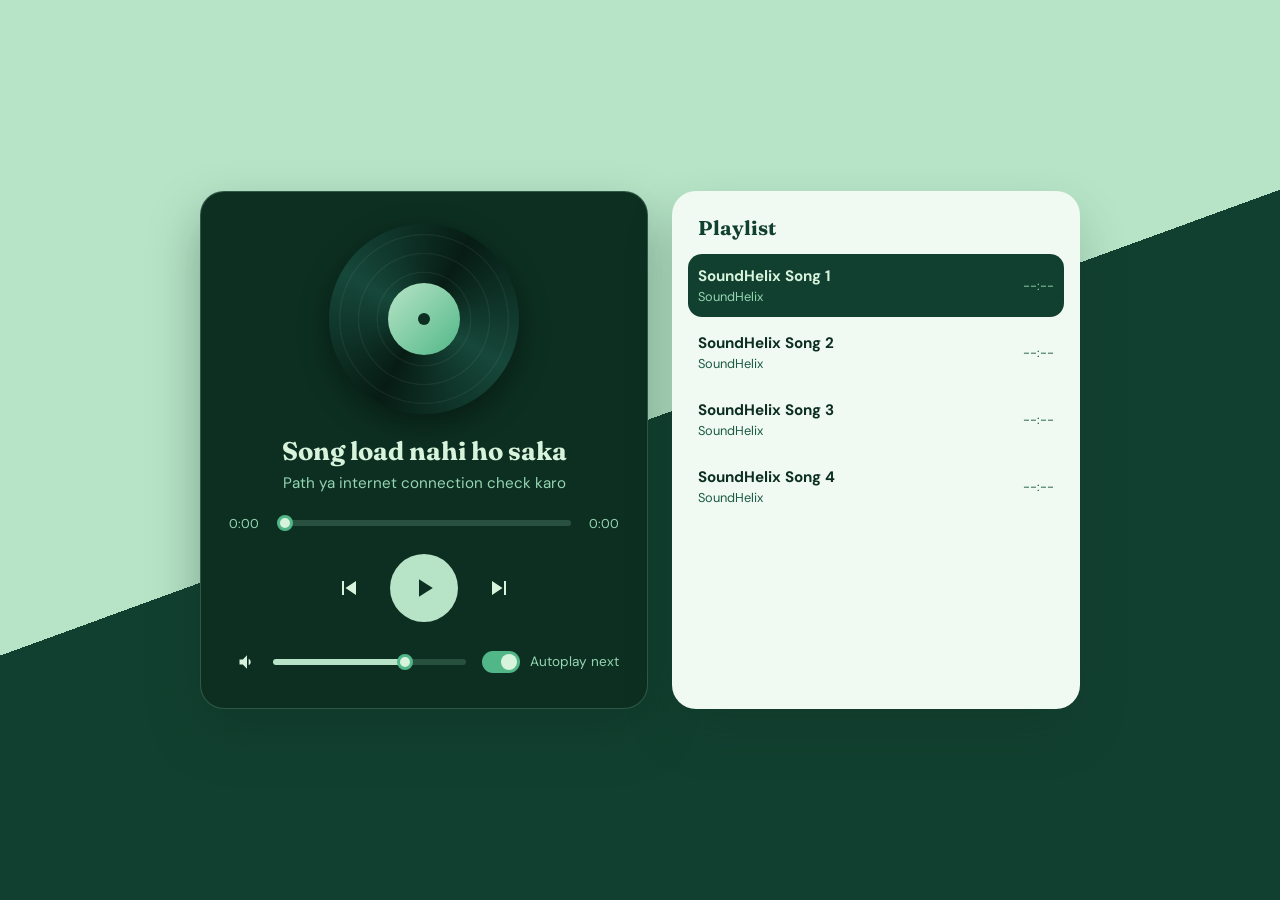
<file: Music Player/index.html>
<!DOCTYPE html>
<html lang="en">
<head>
  <meta charset="UTF-8">
  <meta name="viewport" content="width=device-width, initial-scale=1.0">
  <title>Music Player</title>
  <link rel="preconnect" href="https://fonts.googleapis.com">
  <link rel="preconnect" href="https://fonts.gstatic.com" crossorigin>
  <link href="https://fonts.googleapis.com/css2?family=DM+Sans:wght@400;500;700&family=Fraunces:wght@600;700&display=swap" rel="stylesheet">
  <link rel="stylesheet" href="style.css">
</head>
<body>

  <main class="app">

    <!-- Player -->
    <section class="player" aria-label="Music player">
      <div class="disc" id="disc" aria-hidden="true">
        <div class="disc-label"><span class="disc-hole"></span></div>
      </div>

      <div class="track-info">
        <h1 id="title">Song title</h1>
        <p id="artist">Artist</p>
      </div>

      <div class="progress-row">
        <span id="current-time" class="time">0:00</span>
        <input type="range" id="progress" class="slider" min="0" max="100" step="0.1" value="0" aria-label="Seek">
        <span id="duration" class="time">0:00</span>
      </div>

      <div class="controls">
        <button id="prev" class="btn" aria-label="Previous song">
          <svg viewBox="0 0 24 24"><path d="M6 5h2v14H6zM20 5v14L9.5 12z"/></svg>
        </button>
        <button id="play" class="btn btn-play" aria-label="Play">
          <svg id="icon-play" viewBox="0 0 24 24"><path d="M8 5v14l11-7z"/></svg>
          <svg id="icon-pause" viewBox="0 0 24 24" hidden><path d="M6 5h4v14H6zM14 5h4v14h-4z"/></svg>
        </button>
        <button id="next" class="btn" aria-label="Next song">
          <svg viewBox="0 0 24 24"><path d="M16 5h2v14h-2zM4 5v14l10.5-7z"/></svg>
        </button>
      </div>

      <div class="extras">
        <div class="volume">
          <button id="mute" class="btn btn-small" aria-label="Mute">
            <svg id="icon-volume" viewBox="0 0 24 24"><path d="M3 9v6h4l5 5V4L7 9zM16.5 12a4.5 4.5 0 0 0-2.5-4v8a4.5 4.5 0 0 0 2.5-4z"/></svg>
            <svg id="icon-muted" viewBox="0 0 24 24" hidden><path d="M3 9v6h4l5 5V4L7 9zM16 9.4l1.4-1.4 2.6 2.6L22.6 8 24 9.4 21.4 12l2.6 2.6-1.4 1.4-2.6-2.6-2.6 2.6-1.4-1.4 2.6-2.6z"/></svg>
          </button>
          <input type="range" id="volume" class="slider" min="0" max="1" step="0.01" value="0.7" aria-label="Volume">
        </div>

        <label class="toggle">
          <input type="checkbox" id="autoplay" checked>
          <span class="toggle-track"><span class="toggle-thumb"></span></span>
          <span class="toggle-text">Autoplay next</span>
        </label>
      </div>
    </section>

    <!-- Playlist -->
    <aside class="playlist" aria-label="Playlist">
      <h2>Playlist</h2>
      <ul id="playlist"></ul>
    </aside>

  </main>

  <audio id="audio" preload="metadata"></audio>

  <script src="script.js"></script>
</body>
</html>
</file>
<file: Music Player/style.css>
/* ---------- Colour tokens: light green + dark green ---------- */
:root {
  --dark-900: #0d2f22;
  --dark-800: #124030;
  --dark-700: #1b5a43;
  --mid-500: #52b788;
  --light-300: #95d5b2;
  --light-200: #b7e4c7;
  --light-100: #d8f3dc;
  --light-50: #f0faf2;

  --font-display: "Fraunces", Georgia, serif;
  --font-body: "DM Sans", system-ui, -apple-system, "Segoe UI", sans-serif;
}

* { box-sizing: border-box; margin: 0; padding: 0; }

body {
  min-height: 100vh;
  font-family: var(--font-body);
  color: var(--light-100);
  /* Light green and dark green, split on a diagonal */
  background: linear-gradient(160deg, var(--light-200) 0%, var(--light-200) 48%, var(--dark-800) 48%, var(--dark-800) 100%);
  background-attachment: fixed;
  display: grid;
  place-items: center;
  padding: 24px;
}

.app {
  width: 100%;
  max-width: 880px;
  display: grid;
  grid-template-columns: 1.1fr 1fr;
  gap: 24px;
  align-items: stretch;
}

/* ---------- Player (dark green card) ---------- */
.player {
  background: var(--dark-900);
  border: 1px solid rgba(149, 213, 178, 0.25);
  border-radius: 24px;
  padding: 32px 28px 28px;
  box-shadow: 0 24px 50px rgba(13, 47, 34, 0.35);
  display: flex;
  flex-direction: column;
  align-items: center;
  gap: 22px;
}

/* Record disc: the one memorable element */
.disc {
  width: 190px;
  height: 190px;
  border-radius: 50%;
  background:
    radial-gradient(circle, transparent 0 34%, rgba(255,255,255,0.05) 34.5% 35%, transparent 35.5% 48%, rgba(255,255,255,0.05) 48.5% 49%, transparent 49.5% 62%, rgba(255,255,255,0.05) 62.5% 63%, transparent 63.5%),
    conic-gradient(from 30deg, #071c14, #16483a, #071c14, #16483a, #071c14);
  display: grid;
  place-items: center;
  box-shadow: 0 10px 30px rgba(0, 0, 0, 0.4);
  animation: spin 9s linear infinite;
  animation-play-state: paused;
}
.disc.playing { animation-play-state: running; }

.disc-label {
  width: 72px;
  height: 72px;
  border-radius: 50%;
  background: linear-gradient(135deg, var(--light-200), var(--mid-500));
  display: grid;
  place-items: center;
}
.disc-hole {
  width: 12px;
  height: 12px;
  border-radius: 50%;
  background: var(--dark-900);
}

@keyframes spin { to { transform: rotate(360deg); } }

/* Track info */
.track-info { text-align: center; max-width: 100%; }
.track-info h1 {
  font-family: var(--font-display);
  font-size: 1.6rem;
  font-weight: 700;
  color: var(--light-100);
  line-height: 1.2;
}
.track-info p {
  margin-top: 6px;
  color: var(--light-300);
  font-size: 0.95rem;
}

/* Progress */
.progress-row {
  width: 100%;
  display: flex;
  align-items: center;
  gap: 12px;
}
.time {
  font-size: 0.8rem;
  color: var(--light-300);
  font-variant-numeric: tabular-nums;
  min-width: 36px;
}
.time:last-child { text-align: right; }

/* Sliders (progress + volume). --fill is set from JavaScript. */
.slider {
  --fill: 0%;
  -webkit-appearance: none;
  appearance: none;
  flex: 1;
  height: 6px;
  border-radius: 999px;
  background: linear-gradient(to right, var(--light-200) var(--fill), rgba(149, 213, 178, 0.2) var(--fill));
  cursor: pointer;
  outline: none;
}
.slider::-webkit-slider-thumb {
  -webkit-appearance: none;
  width: 16px;
  height: 16px;
  border-radius: 50%;
  background: var(--light-100);
  border: 3px solid var(--mid-500);
  transition: transform 0.15s;
}
.slider::-moz-range-thumb {
  width: 12px;
  height: 12px;
  border-radius: 50%;
  background: var(--light-100);
  border: 3px solid var(--mid-500);
}
.slider:hover::-webkit-slider-thumb { transform: scale(1.15); }
.slider:focus-visible { outline: 2px solid var(--light-200); outline-offset: 4px; }

/* Buttons */
.controls { display: flex; align-items: center; gap: 18px; }

.btn {
  border: none;
  background: transparent;
  color: var(--light-100);
  width: 48px;
  height: 48px;
  border-radius: 50%;
  display: grid;
  place-items: center;
  cursor: pointer;
  transition: background 0.2s, transform 0.1s;
}
.btn svg { width: 24px; height: 24px; fill: currentColor; }
.btn:hover { background: rgba(149, 213, 178, 0.15); }
.btn:active { transform: scale(0.94); }
.btn:focus-visible { outline: 2px solid var(--light-200); outline-offset: 2px; }
.btn[hidden], svg[hidden] { display: none; }

.btn-play {
  width: 68px;
  height: 68px;
  background: var(--light-200);
  color: var(--dark-900);
}
.btn-play:hover { background: var(--light-100); }
.btn-play svg { width: 30px; height: 30px; }

.btn-small { width: 36px; height: 36px; }
.btn-small svg { width: 20px; height: 20px; }

/* Volume + autoplay row */
.extras {
  width: 100%;
  display: flex;
  align-items: center;
  justify-content: space-between;
  gap: 16px;
  flex-wrap: wrap;
}
.volume { display: flex; align-items: center; gap: 8px; flex: 1; min-width: 150px; }

/* Autoplay switch */
.toggle { display: flex; align-items: center; gap: 10px; cursor: pointer; font-size: 0.85rem; color: var(--light-300); }
.toggle input { position: absolute; opacity: 0; pointer-events: none; }
.toggle-track {
  width: 38px;
  height: 22px;
  border-radius: 999px;
  background: rgba(149, 213, 178, 0.2);
  padding: 3px;
  transition: background 0.2s;
}
.toggle-thumb {
  display: block;
  width: 16px;
  height: 16px;
  border-radius: 50%;
  background: var(--light-100);
  transition: transform 0.2s;
}
.toggle input:checked + .toggle-track { background: var(--mid-500); }
.toggle input:checked + .toggle-track .toggle-thumb { transform: translateX(16px); }
.toggle input:focus-visible + .toggle-track { outline: 2px solid var(--light-200); outline-offset: 2px; }

/* ---------- Playlist (light green card) ---------- */
.playlist {
  background: var(--light-50);
  color: var(--dark-900);
  border-radius: 24px;
  padding: 24px 16px 16px;
  box-shadow: 0 24px 50px rgba(13, 47, 34, 0.2);
  display: flex;
  flex-direction: column;
}
.playlist h2 {
  font-family: var(--font-display);
  font-size: 1.25rem;
  padding: 0 10px 14px;
  color: var(--dark-800);
}
.playlist ul { list-style: none; display: flex; flex-direction: column; gap: 4px; overflow-y: auto; }

.song {
  display: grid;
  grid-template-columns: 1fr auto;
  align-items: center;
  gap: 12px;
  padding: 12px 10px;
  border-radius: 14px;
  cursor: pointer;
  border: none;
  background: transparent;
  width: 100%;
  text-align: left;
  font: inherit;
  color: inherit;
  transition: background 0.2s;
}
.song:hover { background: var(--light-100); }
.song:focus-visible { outline: 2px solid var(--dark-700); }
.song-name { font-weight: 700; font-size: 0.95rem; }
.song-artist { font-size: 0.8rem; color: var(--dark-700); margin-top: 2px; }
.song-time { font-size: 0.8rem; color: var(--dark-700); font-variant-numeric: tabular-nums; }

.song.active { background: var(--dark-800); color: var(--light-100); }
.song.active .song-artist,
.song.active .song-time { color: var(--light-300); }

/* ---------- Small screens ---------- */
@media (max-width: 760px) {
  .app { grid-template-columns: 1fr; }
  body { background: linear-gradient(180deg, var(--light-200) 0%, var(--light-200) 30%, var(--dark-800) 30%, var(--dark-800) 100%); background-attachment: fixed; }
}

@media (prefers-reduced-motion: reduce) {
  .disc { animation: none; }
  * { transition: none !important; }
}
</file>
